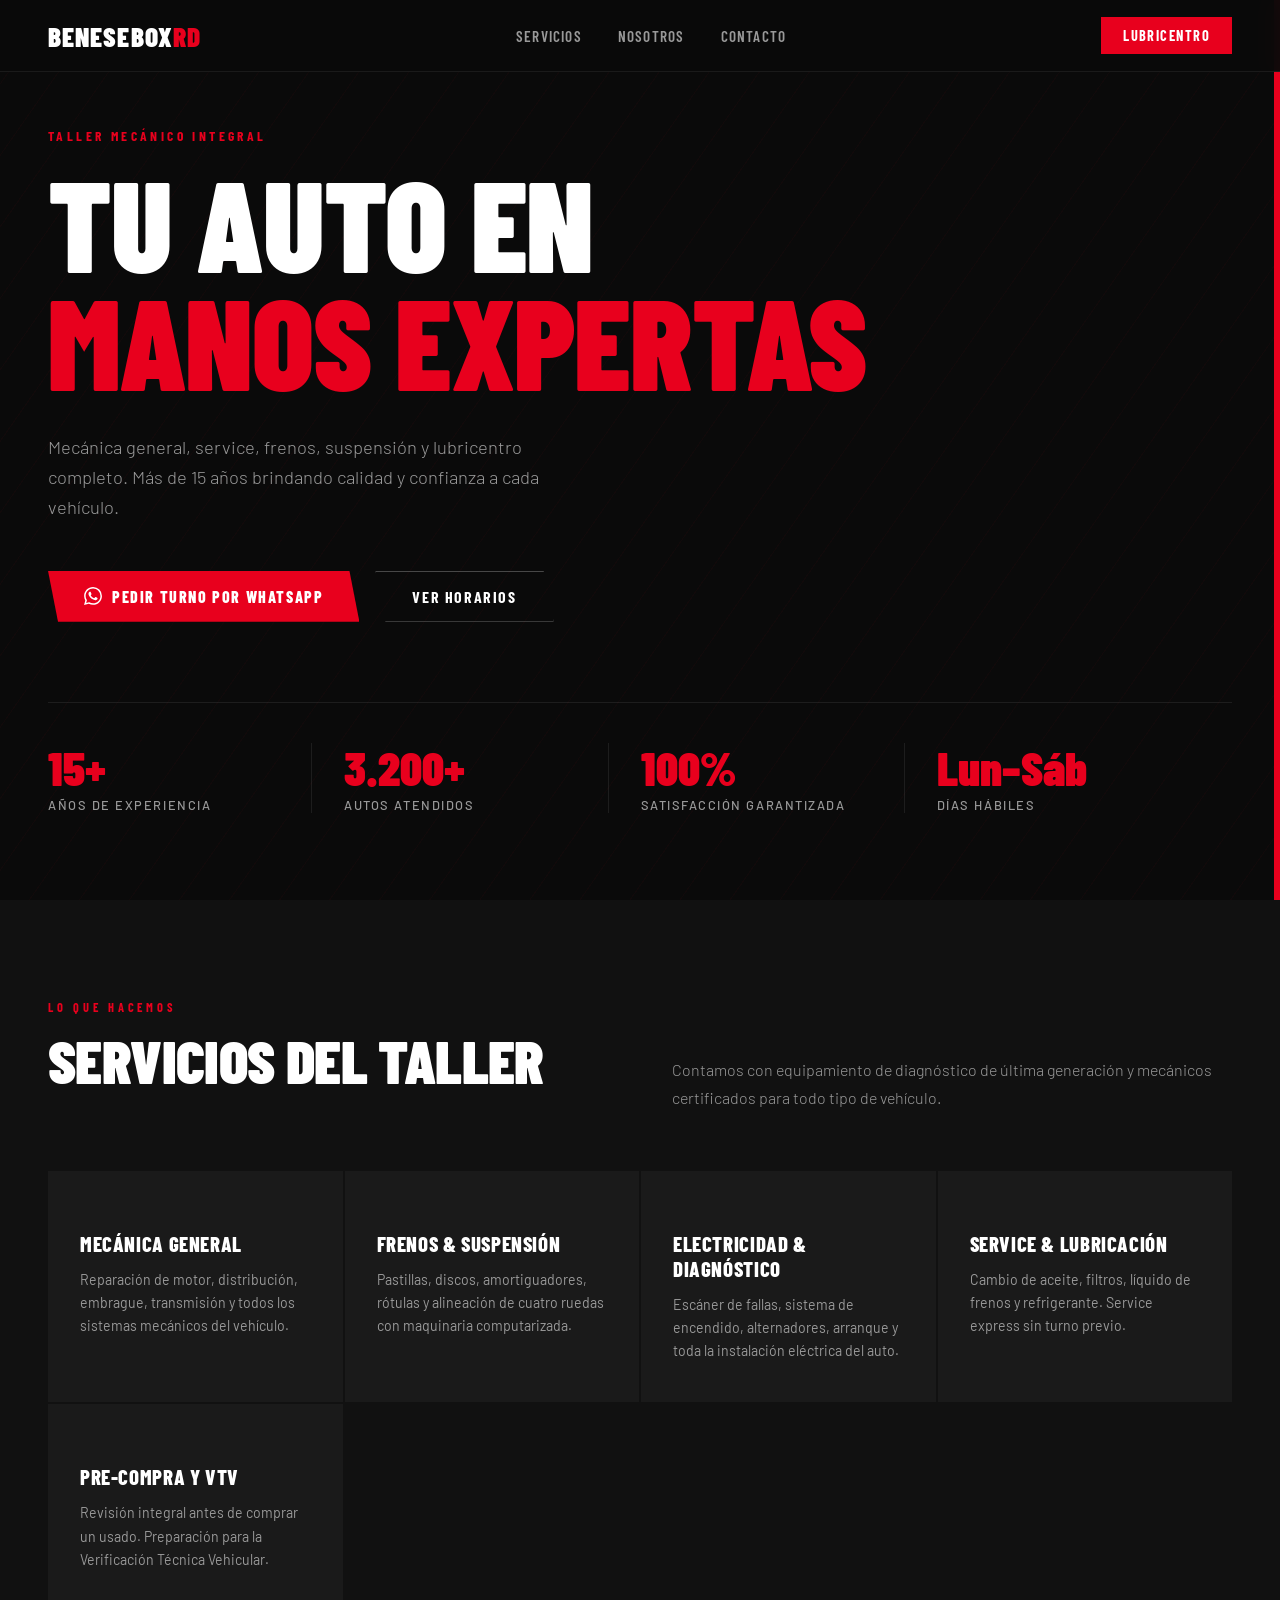
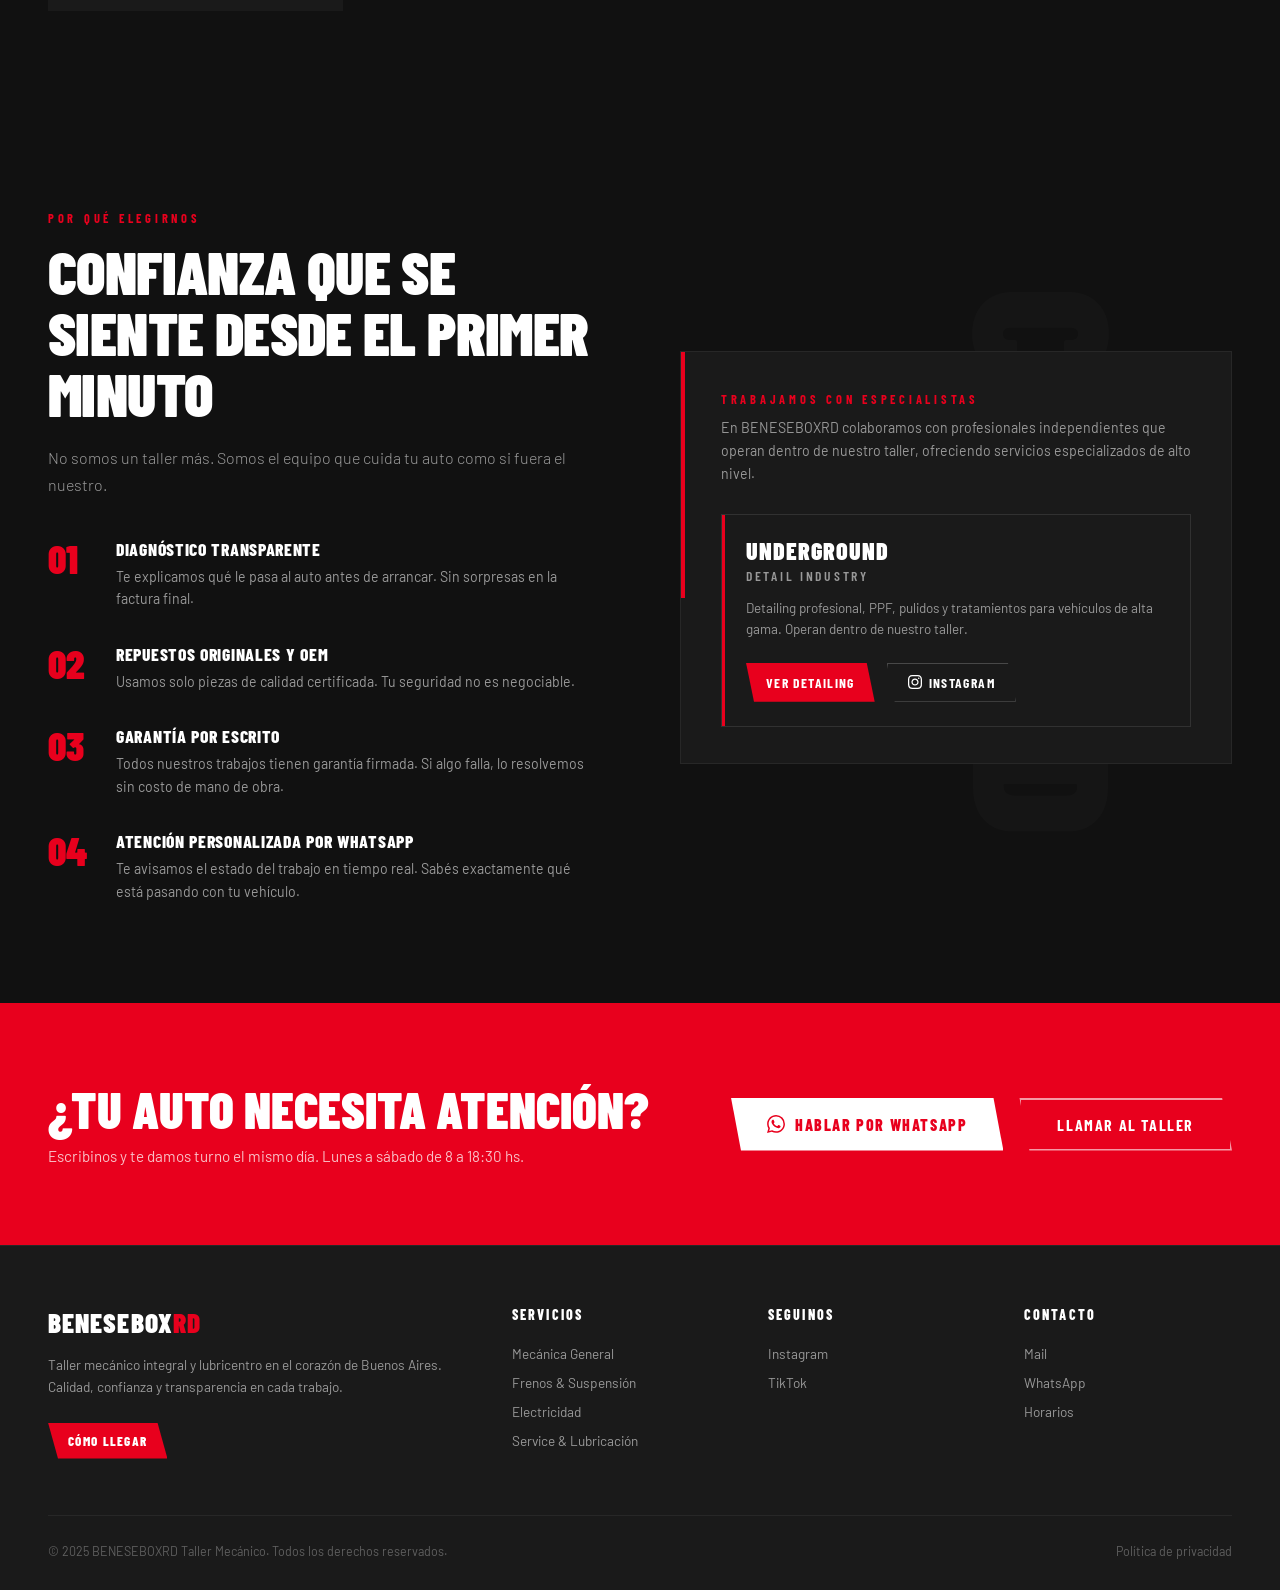
<file: Index.html>
<!DOCTYPE html>
<html lang="es">
<head>
  <meta charset="UTF-8" />
  <meta name="viewport" content="width=device-width, initial-scale=1.0" />
  <title>BENESEBOXRD - Taller Mecánico</title>
  <link rel="preconnect" href="https://fonts.googleapis.com" />
  <link rel="icon" type="image/png" href="assets/img/logos/logo.png">
  <link href="https://fonts.googleapis.com/css2?family=Barlow+Condensed:wght@400;600;700;800;900&family=Barlow:wght@300;400;500;600&display=swap" rel="stylesheet" />
  <link rel="stylesheet" href="CSS/variables.css">
  <link rel="stylesheet" href="CSS/components.css">
  <link rel="stylesheet" href="CSS/styles.css">
</head>
<body>
  <!-- NAV -->
  <nav>
    <a href="#" class="logo">BENESEBOX<span>RD</span></a>
    <ul class="nav-links">
      <li><a href="#servicios">Servicios</a></li>
      <li><a href="#nosotros">Nosotros</a></li>
      <li><a href="#contacto">Contacto</a></li>
    </ul>
    <a href="lubricentro.html" class="nav-cta">
      Lubricentro
    </a>
  </nav>

  <!-- HERO -->
  <section class="hero">
    <div class="hero-inner">
      <p class="hero-eyebrow">Taller Mecánico Integral</p>
      <h1>
        Tu auto en<br>
        <span class="line-red">manos expertas</span>
      </h1>
      <p class="hero-sub">
        Mecánica general, service, frenos, suspensión y lubricentro completo. Más de 15 años brindando calidad y confianza a cada vehículo.
      </p>
      <div class="hero-buttons">
        <a href="https://api.whatsapp.com/send/?phone=5491171561240&text=Hola%21+Necesito+turno+en+el+taller.&type=phone_number&app_absent=0" target="_blank" class="btn-primary">
          <svg width="18" height="18" viewBox="0 0 24 24" fill="currentColor"><path d="M17.472 14.382c-.297-.149-1.758-.867-2.03-.967-.273-.099-.471-.148-.67.15-.197.297-.767.966-.94 1.164-.173.199-.347.223-.644.075-.297-.15-1.255-.463-2.39-1.475-.883-.788-1.48-1.761-1.653-2.059-.173-.297-.018-.458.13-.606.134-.133.298-.347.446-.52.149-.174.198-.298.298-.497.099-.198.05-.371-.025-.52-.075-.149-.669-1.612-.916-2.207-.242-.579-.487-.5-.669-.51-.173-.008-.371-.01-.57-.01-.198 0-.52.074-.792.372-.272.297-1.04 1.016-1.04 2.479 0 1.462 1.065 2.875 1.213 3.074.149.198 2.096 3.2 5.077 4.487.709.306 1.262.489 1.694.625.712.227 1.36.195 1.871.118.571-.085 1.758-.719 2.006-1.413.248-.694.248-1.289.173-1.413-.074-.124-.272-.198-.57-.347m-5.421 7.403h-.004a9.87 9.87 0 01-5.031-1.378l-.361-.214-3.741.982.998-3.648-.235-.374a9.86 9.86 0 01-1.51-5.26c.001-5.45 4.436-9.884 9.888-9.884 2.64 0 5.122 1.03 6.988 2.898a9.825 9.825 0 012.893 6.994c-.003 5.45-4.437 9.884-9.885 9.884m8.413-18.297A11.815 11.815 0 0012.05 0C5.495 0 .16 5.335.157 11.892c0 2.096.547 4.142 1.588 5.945L.057 24l6.305-1.654a11.882 11.882 0 005.683 1.448h.005c6.554 0 11.89-5.335 11.893-11.893a11.821 11.821 0 00-3.48-8.413z"/></svg>
          Pedir turno por WhatsApp
        </a>
        <a href="#" onclick="document.getElementById('horarios-modal').classList.add('open'); return false;" class="btn-secondary">Ver horarios</a>
      </div>

      <div class="hero-stats">
        <div class="stat">
          <div class="stat-number">15+</div>
          <div class="stat-label">Años de experiencia</div>
        </div>
        <div class="stat">
          <div class="stat-number">3.200+</div>
          <div class="stat-label">Autos atendidos</div>
        </div>
        <div class="stat">
          <div class="stat-number">100%</div>
          <div class="stat-label">Satisfacción garantizada</div>
        </div>
        <div class="stat">
          <div class="stat-number">Lun–Sáb</div>
          <div class="stat-label">Días hábiles</div>
        </div>
      </div>
    </div>
  </section>

  <!-- SERVICIOS -->
  <section id="servicios">
    <div class="services-header">
      <div>
        <p class="section-label">Lo que hacemos</p>
        <h2 class="section-title">Servicios del Taller</h2>
      </div>
      <p class="section-desc">Contamos con equipamiento de diagnóstico de última generación y mecánicos certificados para todo tipo de vehículo.</p>
    </div>
    <div class="services-grid">
      <div class="service-card">
        <span class="service-icon"></span>
        <div class="service-name">Mecánica General</div>
        <p class="service-desc">Reparación de motor, distribución, embrague, transmisión y todos los sistemas mecánicos del vehículo.</p>
      </div>
      <div class="service-card">
        <span class="service-icon"></span>
        <div class="service-name">Frenos & Suspensión</div>
        <p class="service-desc">Pastillas, discos, amortiguadores, rótulas y alineación de cuatro ruedas con maquinaria computarizada.</p>
      </div>
      <div class="service-card">
        <span class="service-icon"></span>
        <div class="service-name">Electricidad & Diagnóstico</div>
        <p class="service-desc">Escáner de fallas, sistema de encendido, alternadores, arranque y toda la instalación eléctrica del auto.</p>
      </div>
      
      <div class="service-card">
        <span class="service-icon"></span>
        <div class="service-name">Service & Lubricación</div>
        <p class="service-desc">Cambio de aceite, filtros, líquido de frenos y refrigerante. Service express sin turno previo.</p>
      </div>
      <div class="service-card">
        <span class="service-icon"></span>
        <div class="service-name">Pre-Compra y VTV</div>
        <p class="service-desc">Revisión integral antes de comprar un usado. Preparación para la Verificación Técnica Vehicular.</p>
      </div>
    </div>
  </section>



  <!-- NOSOTROS -->
  <section id="nosotros">
    <div class="why-inner">
      <div>
        <p class="section-label">Por qué elegirnos</p>
        <h2 class="section-title">Confianza que se siente desde el primer minuto</h2>
        <p class="section-desc">No somos un taller más. Somos el equipo que cuida tu auto como si fuera el nuestro.</p>
        <div class="why-features">
          <div class="feature-row">
            <div class="feature-num">01</div>
            <div class="feature-text">
              <h4>Diagnóstico Transparente</h4>
              <p>Te explicamos qué le pasa al auto antes de arrancar. Sin sorpresas en la factura final.</p>
            </div>
          </div>
          <div class="feature-row">
            <div class="feature-num">02</div>
            <div class="feature-text">
              <h4>Repuestos Originales y OEM</h4>
              <p>Usamos solo piezas de calidad certificada. Tu seguridad no es negociable.</p>
            </div>
          </div>
          <div class="feature-row">
            <div class="feature-num">03</div>
            <div class="feature-text">
              <h4>Garantía por Escrito</h4>
              <p>Todos nuestros trabajos tienen garantía firmada. Si algo falla, lo resolvemos sin costo de mano de obra.</p>
            </div>
          </div>
          <div class="feature-row">
            <div class="feature-num">04</div>
            <div class="feature-text">
              <h4>Atención Personalizada por WhatsApp</h4>
              <p>Te avisamos el estado del trabajo en tiempo real. Sabés exactamente qué está pasando con tu vehículo.</p>
            </div>
          </div>
        </div>
      </div>
      <div class="why-visual" style="padding:40px 40px 36px;">
        <p class="section-label" style="margin-bottom:10px;">Trabajamos con especialistas</p>
        <p style="font-size:0.88rem; color:var(--gray-light); line-height:1.65; margin-bottom:28px;">
          En BENESEBOXRD colaboramos con profesionales independientes que operan dentro de nuestro taller, ofreciendo servicios especializados de alto nivel.
        </p>

        <!-- Underground card -->
        <div style="border:1px solid rgba(255,255,255,0.1); padding:24px; position:relative; overflow:hidden;">
          <div style="position:absolute; top:0; left:0; width:3px; height:100%; background:var(--red);"></div>
          <div style="font-family:'Barlow Condensed',sans-serif; font-weight:900; font-size:1.5rem; text-transform:uppercase; letter-spacing:0.04em; color:var(--white); line-height:1; margin-bottom:4px;">UNDERGROUND</div>
          <div style="font-family:'Barlow Condensed',sans-serif; font-weight:600; font-size:0.85rem; letter-spacing:0.2em; text-transform:uppercase; color:var(--gray-light); margin-bottom:14px;">Detail Industry</div>
          <p style="font-size:0.84rem; color:var(--gray-light); line-height:1.6; margin-bottom:22px;">Detailing profesional, PPF, pulidos y tratamientos para vehículos de alta gama. Operan dentro de nuestro taller.</p>
          <div style="display:flex; gap:12px; flex-wrap:wrap;">
            <button onclick="document.getElementById('underground-modal').style.display='flex'" style="background:var(--red); color:var(--white); border:none; padding:10px 20px; font-family:'Barlow Condensed',sans-serif; font-weight:700; font-size:0.85rem; letter-spacing:0.1em; text-transform:uppercase; cursor:pointer; transition:background 0.2s; clip-path:polygon(0 0, calc(100% - 8px) 0, 100% 100%, 8px 100%);">
              Ver detailing
            </button>
            <a href="https://www.instagram.com/undergroundetail?igsh=YjBzYnUzNGp2b2tl" target="_blank" style="background:transparent; color:var(--white); border:1px solid rgba(255,255,255,0.2); padding:10px 20px; font-family:'Barlow Condensed',sans-serif; font-weight:700; font-size:0.85rem; letter-spacing:0.1em; text-transform:uppercase; text-decoration:none; display:inline-flex; align-items:center; gap:7px; transition:border-color 0.2s; clip-path:polygon(0 0, calc(100% - 8px) 0, 100% 100%, 8px 100%);">
              <svg width="14" height="14" viewBox="0 0 24 24" fill="currentColor"><path d="M12 2.163c3.204 0 3.584.012 4.85.07 3.252.148 4.771 1.691 4.919 4.919.058 1.265.069 1.645.069 4.849 0 3.205-.012 3.584-.069 4.849-.149 3.225-1.664 4.771-4.919 4.919-1.266.058-1.644.07-4.85.07-3.204 0-3.584-.012-4.849-.07-3.26-.149-4.771-1.699-4.919-4.92-.058-1.265-.07-1.644-.07-4.849 0-3.204.013-3.583.07-4.849.149-3.227 1.664-4.771 4.919-4.919 1.266-.057 1.645-.069 4.849-.069zm0-2.163c-3.259 0-3.667.014-4.947.072-4.358.2-6.78 2.618-6.98 6.98-.059 1.281-.073 1.689-.073 4.948 0 3.259.014 3.668.072 4.948.2 4.358 2.618 6.78 6.98 6.98 1.281.058 1.689.072 4.948.072 3.259 0 3.668-.014 4.948-.072 4.354-.2 6.782-2.618 6.979-6.98.059-1.28.073-1.689.073-4.948 0-3.259-.014-3.667-.072-4.947-.196-4.354-2.617-6.78-6.979-6.98-1.281-.059-1.69-.073-4.949-.073zm0 5.838c-3.403 0-6.162 2.759-6.162 6.162s2.759 6.163 6.162 6.163 6.162-2.759 6.162-6.163c0-3.403-2.759-6.162-6.162-6.162zm0 10.162c-2.209 0-4-1.79-4-4 0-2.209 1.791-4 4-4s4 1.791 4 4c0 2.21-1.791 4-4 4zm6.406-11.845c-.796 0-1.441.645-1.441 1.44s.645 1.44 1.441 1.44c.795 0 1.439-.645 1.439-1.44s-.644-1.44-1.439-1.44z"/></svg>
              Instagram
            </a>
          </div>
        </div>
      </div>

      <!-- MODAL Underground -->
      <div id="underground-modal" onclick="if(event.target===this)this.style.display='none'" style="display:none; position:fixed; inset:0; background:rgba(0,0,0,0.85); z-index:9999; align-items:center; justify-content:center; padding:24px;">
        <div style="background:var(--dark2); border:1px solid rgba(255,255,255,0.1); max-width:480px; width:100%; position:relative; overflow:hidden;">
          <div style="position:absolute; top:0; left:0; right:0; height:3px; background:var(--red);"></div>
          <div style="padding:36px 36px 28px;">
            <button onclick="document.getElementById('underground-modal').style.display='none'" style="position:absolute; top:20px; right:20px; background:none; border:none; color:var(--gray-light); font-size:1.4rem; cursor:pointer; line-height:1;">✕</button>
            <div style="font-family:'Barlow Condensed',sans-serif; font-weight:900; font-size:2rem; text-transform:uppercase; letter-spacing:0.04em; color:var(--white); line-height:1;">UNDERGROUND</div>
            <div style="font-family:'Barlow Condensed',sans-serif; font-weight:600; font-size:0.8rem; letter-spacing:0.25em; text-transform:uppercase; color:var(--red); margin-bottom:24px; margin-top:2px;">Detail Industry</div>
            <p class="section-label" style="margin-bottom:16px;">Servicios disponibles</p>
            <ul style="list-style:none; display:flex; flex-direction:column; gap:10px; margin-bottom:28px;">
              <li style="display:flex; align-items:center; gap:10px; font-size:0.9rem; color:var(--white-soft); border-bottom:1px solid rgba(255,255,255,0.05); padding-bottom:10px;">
                <span style="color:var(--red); font-size:1rem;">▸</span> Taller de detallado integral
              </li>
              <li style="display:flex; align-items:center; gap:10px; font-size:0.9rem; color:var(--white-soft); border-bottom:1px solid rgba(255,255,255,0.05); padding-bottom:10px;">
                <span style="color:var(--red); font-size:1rem;">▸</span> Servicio de mantenimiento exclusivo
              </li>
              <li style="display:flex; align-items:center; gap:10px; font-size:0.9rem; color:var(--white-soft); border-bottom:1px solid rgba(255,255,255,0.05); padding-bottom:10px;">
                <span style="color:var(--red); font-size:1rem;">▸</span> Preparaciones para la venta
              </li>
              <li style="display:flex; align-items:center; gap:10px; font-size:0.9rem; color:var(--white-soft); border-bottom:1px solid rgba(255,255,255,0.05); padding-bottom:10px;">
                <span style="color:var(--red); font-size:1rem;">▸</span> Abrillantados, pulidos y tratamientos
              </li>
              <li style="display:flex; align-items:center; gap:10px; font-size:0.9rem; color:var(--white-soft); border-bottom:1px solid rgba(255,255,255,0.05); padding-bottom:10px;">
                <span style="color:var(--red); font-size:1rem;">▸</span> Colocación de PPF
              </li>
              <li style="display:flex; align-items:center; gap:10px; font-size:0.9rem; color:var(--white-soft);">
                <span style="color:var(--red); font-size:1rem;">▸</span> Reparación, pintura y diamantado de llantas
              </li>
          </div>
        </div>
      </div>
    </div>
  </section>

  <!-- CTA CONTACTO -->
  <section id="contacto">
    <div class="contact-inner">
      <div class="contact-text">
        <h2>¿Tu auto necesita atención?</h2>
        <p>Escribinos y te damos turno el mismo día. Lunes a sábado de 8 a 18:30 hs.</p>
      </div>
      <div class="contact-actions">
        <a href="https://wa.me/5491171561240?text=Hola!%20Necesito%20turno%20en%20el%20taller." target="_blank" class="btn-white">
          <svg width="18" height="18" viewBox="0 0 24 24" fill="currentColor"><path d="M17.472 14.382c-.297-.149-1.758-.867-2.03-.967-.273-.099-.471-.148-.67.15-.197.297-.767.966-.94 1.164-.173.199-.347.223-.644.075-.297-.15-1.255-.463-2.39-1.475-.883-.788-1.48-1.761-1.653-2.059-.173-.297-.018-.458.13-.606.134-.133.298-.347.446-.52.149-.174.198-.298.298-.497.099-.198.05-.371-.025-.52-.075-.149-.669-1.612-.916-2.207-.242-.579-.487-.5-.669-.51-.173-.008-.371-.01-.57-.01-.198 0-.52.074-.792.372-.272.297-1.04 1.016-1.04 2.479 0 1.462 1.065 2.875 1.213 3.074.149.198 2.096 3.2 5.077 4.487.709.306 1.262.489 1.694.625.712.227 1.36.195 1.871.118.571-.085 1.758-.719 2.006-1.413.248-.694.248-1.289.173-1.413-.074-.124-.272-.198-.57-.347m-5.421 7.403h-.004a9.87 9.87 0 01-5.031-1.378l-.361-.214-3.741.982.998-3.648-.235-.374a9.86 9.86 0 01-1.51-5.26c.001-5.45 4.436-9.884 9.888-9.884 2.64 0 5.122 1.03 6.988 2.898a9.825 9.825 0 012.893 6.994c-.003 5.45-4.437 9.884-9.885 9.884m8.413-18.297A11.815 11.815 0 0012.05 0C5.495 0 .16 5.335.157 11.892c0 2.096.547 4.142 1.588 5.945L.057 24l6.305-1.654a11.882 11.882 0 005.683 1.448h.005c6.554 0 11.89-5.335 11.893-11.893a11.821 11.821 0 00-3.48-8.413z"/></svg>
          Hablar por WhatsApp
        </a>
        <a href="tel:+5491171561240" class="btn-outline-white">
          Llamar al taller
        </a>
      </div>
    </div>
  </section>

  <!-- FOOTER -->
  <footer>
    <div class="footer-grid">
      <div class="footer-brand">
        <a href="#" class="logo">BENESEBOX<span>RD</span></a>
        <p>Taller mecánico integral y lubricentro en el corazón de Buenos Aires. Calidad, confianza y transparencia en cada trabajo.</p>
        <a href="https://www.google.com/maps/place/Av.+Constituyentes+834,+General+Pacheco" target="_blank" class="btn-primary" style="font-size:0.82rem; padding:10px 20px;">
          Cómo llegar
        </a>
      </div>
      <div class="footer-col">
        <h5>Servicios</h5>
        <ul>
          <li><a href="#servicios">Mecánica General</a></li>
          <li><a href="#servicios">Frenos & Suspensión</a></li>
          <li><a href="#servicios">Electricidad</a></li>
          <li><a href="#servicios">Service & Lubricación</a></li>
        </ul>
      </div>
      <div class="footer-col">
        <h5>Seguinos</h5>
        <ul>
           <li><a href="https://www.instagram.com/beneseboxrd" target="_blank">Instagram</a></li>
           <li><a href="https://www.tiktok.com/@beneseboxrd?_r=1&_t=ZS-960ANFKC2gT" target="_blank">TikTok</a></li>
        </ul>
      </div>
      <div class="footer-col">
        <h5>Contacto</h5>
        <ul>
          <li><a href="https://mail.google.com/mail/?view=cm&to=beneseboxrd@gmail.com" target="_blank">Mail</a></li>
          <li><a href="https://wa.me/5491171561240" target="_blank"> WhatsApp</a></li>
          <li><a href="#" onclick="document.getElementById('horarios-modal').classList.add('open'); return false;"> Horarios</a></li>
        </ul>
      </div>
    </div>
    <div class="footer-bottom">
      <p>© 2025 BENESEBOXRD Taller Mecánico. Todos los derechos reservados.</p>
      <a href="#">Política de privacidad</a>
    </div>
  </footer>
  <!-- MODAL: HORARIOS -->
<div id="horarios-modal" class="modal-overlay" onclick="if(event.target===this)this.classList.remove('open')">
  <div class="modal-box">
    <div class="modal-top-bar"></div>
    <div class="modal-inner">
      <button class="modal-close" onclick="document.getElementById('horarios-modal').classList.remove('open')">✕</button>
      <p class="section-label" style="margin-bottom:6px;">Taller BENESEBOXRD</p>
      <div style="font-family:'Barlow Condensed',sans-serif; font-weight:900; font-size:2rem; text-transform:uppercase; color:var(--white); line-height:1; margin-bottom:28px;">Horarios de atención</div>
      <table class="horario-table">
        <tr><td>Lunes <span class="badge-open">Abierto</span></td><td>08:00 – 18:30 hs</td></tr>
        <tr><td>Martes <span class="badge-open">Abierto</span></td><td>08:00 – 18:20 hs</td></tr>
        <tr><td>Miércoles <span class="badge-open">Abierto</span></td><td>08:00 – 18:30 hs</td></tr>
        <tr><td>Jueves <span class="badge-open">Abierto</span></td><td>08:00 – 18:30 hs</td></tr>
        <tr><td>Viernes <span class="badge-open">Abierto</span></td><td>08:00 – 18:30 hs</td></tr>
        <tr><td>Sábado <span class="badge-open">Abierto</span></td><td>08:00 – 13:00 hs</td></tr>
        <tr><td>Domingo <span class="badge-closed">Cerrado</span></td><td style="color:rgba(255,255,255,0.2);">—</td></tr>
      </table>
      <div class="horario-note">
        Para turnos fuera del horario o consultas urgentes, escribinos por WhatsApp.
      </div>
    </div>
  </div>
</div>
  <script>
  document.querySelectorAll('a[href="lubricentro.html"], a[href="index.html"]').forEach(link => {
    link.addEventListener('click', function(e) {
      e.preventDefault();
      const destino = this.href;
      document.body.style.opacity = '0';
      document.body.style.transition = 'opacity 0.1s ease';
      setTimeout(() => { window.location.href = destino; }, 400);
     });
    });
  </script>
</body>
</html>
</file>
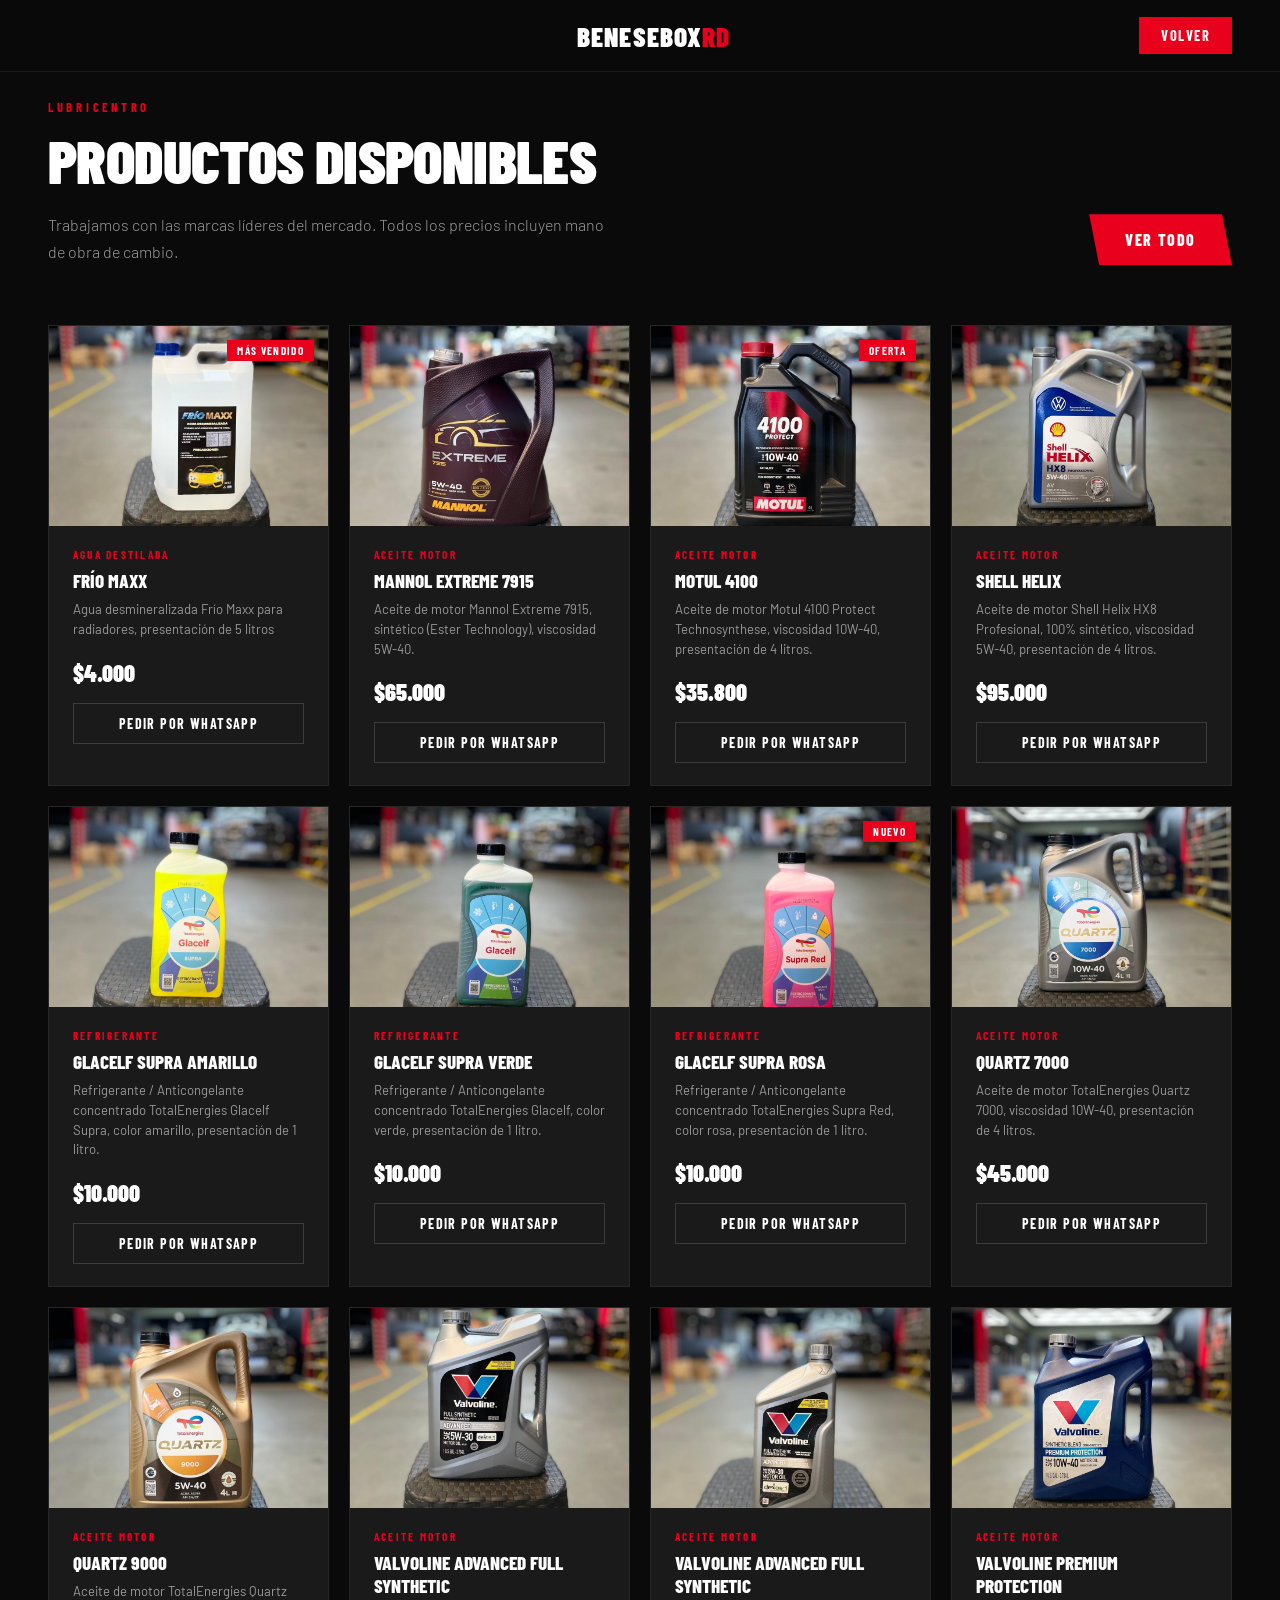
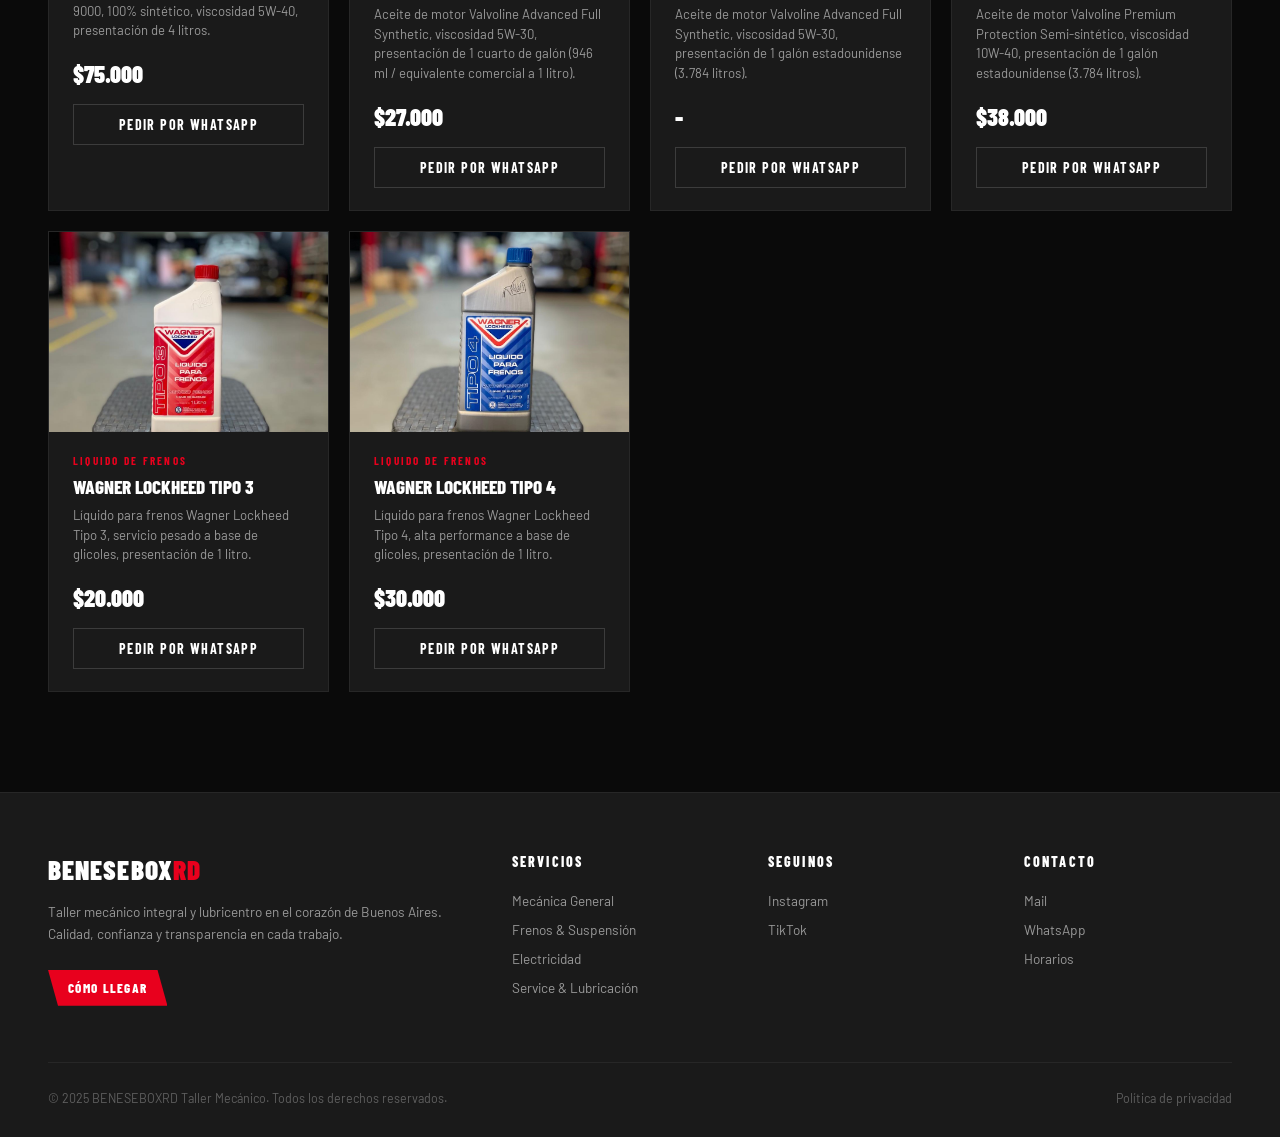
<file: lubricentro.html>
<!DOCTYPE html>
<html lang="es">
<head>
  <meta charset="UTF-8" />
  <meta name="viewport" content="width=device-width, initial-scale=1.0" />
  <title>BENESEBOXRD - Taller Mecánico</title>
  <link rel="preconnect" href="https://fonts.googleapis.com" />
  <link rel="icon" type="image/png" href="assets/img/logos/logo.png">
  <link href="https://fonts.googleapis.com/css2?family=Barlow+Condensed:wght@400;600;700;800;900&family=Barlow:wght@300;400;500;600&display=swap" rel="stylesheet" />
  <link rel="stylesheet" href="CSS/variables.css">
  <link rel="stylesheet" href="CSS/components.css">
  <link rel="stylesheet" href="CSS/styles.css">
</head>
<body>

  <!-- NAV -->
  <nav style="justify-content: space-between;">
  <div style="width: 120px;"></div>
  <a href="index.html" class="logo">BENESEBOX<span>RD</span></a>
  <a href="index.html" class="nav-cta">Volver</a>
  </nav>

  
  <!-- PRODUCTOS LUBRICENTRO -->
  <section id="productos">
    <div class="products-header">
      <div>
        <p class="section-label">Lubricentro</p>
        <h2 class="section-title">Productos Disponibles</h2>
        <p class="section-desc">Trabajamos con las marcas líderes del mercado. Todos los precios incluyen mano de obra de cambio.</p>
      </div>
      <a href="assets/catalogo.pdf" target="_blank" class="btn-primary">Ver Todo</a>
    </div>

    <div class="products-grid">

      <div class="product-card">
        <div class="product-badge">Más vendido</div>
        <img src="assets/img/productos/frio-maxx-agua-desmineralizada-5l.jpg" alt="Frío Maxx" class="product-img">
        <div class="product-body">
          <div class="product-category">Agua Destilada</div>
          <div class="product-name"> Frío Maxx</div>
          <p class="product-detail">Agua desmineralizada Frío Maxx para radiadores, presentación de 5 litros</p>
          <div class="product-price">$4.000 </div>
          <a href="https://wa.me/5491171561240?text=Hola!%20Quiero%20el%20Mobil%20Frío Maxx%205W-30." target="_blank" class="product-btn">Pedir por WhatsApp</a>
        </div>
      </div>
 
      <div class="product-card">
        <img src="assets/img/productos/mannol-extreme-5w40.jpg" alt="Mannol Extreme 7915" class="product-img">
        <div class="product-body">
          <div class="product-category">Aceite Motor</div>
          <div class="product-name">Mannol Extreme 7915</div>
          <p class="product-detail">Aceite de motor Mannol Extreme 7915, sintético (Ester Technology), viscosidad 5W-40.</p>
          <div class="product-price">$65.000 </div>
          <a href="https://wa.me/5491171561240?text=Hola!%20Quiero%20el%20Mannol%20Extreme%207915%205W-40." target="_blank" class="product-btn">Pedir por WhatsApp</a>
        </div>
      </div>

      <div class="product-card">
        <div class="product-badge">Oferta</div>
        <img src="assets/img/productos/motul-4100-protect-10w40-4l.jpg" alt="Motul 4100" class="product-img">
        <div class="product-body">
          <div class="product-category">Aceite Motor</div>
          <div class="product-name">Motul 4100</div>
          <p class="product-detail">Aceite de motor Motul 4100 Protect Technosynthese, viscosidad 10W-40, presentación de 4 litros.</p>
          <div class="product-price">$35.800 </div>
          <a href="https://wa.me/5491171561240?text=Hola!%20Quiero%20el%20Motul%204100%2010W-40." target="_blank" class="product-btn">Pedir por WhatsApp</a>
        </div>
      </div>

      <div class="product-card">
        <img src="assets/img/productos/shell-helix-hx8-5w40-4l.jpg" alt="Shell Helix" class="product-img">
        <div class="product-body">
          <div class="product-category">Aceite Motor</div>
          <div class="product-name">Shell Helix</div>
          <p class="product-detail">Aceite de motor Shell Helix HX8 Profesional, 100% sintético, viscosidad 5W-40, presentación de 4 litros.</p>
          <div class="product-price">$95.000 </div>
          <a href="https://wa.me/5491171561240?text=Hola!%20Quiero%20Shell%20Helix%205W-40." target="_blank" class="product-btn">Pedir por WhatsApp</a>
        </div>
      </div>

      <div class="product-card">
        <img src="assets/img/productos/total-glacelf-supra-amarillo-1l.jpg" alt="Glacelf Supra Amarillo" class="product-img">
        <div class="product-body">
          <div class="product-category">Refrigerante</div>
          <div class="product-name">Glacelf Supra Amarillo</div>
          <p class="product-detail">Refrigerante / Anticongelante concentrado TotalEnergies Glacelf Supra, color amarillo, presentación de 1 litro.</p>
          <div class="product-price">$10.000 </div>
          <a href="https://wa.me/5491171561240?text=Hola!%20Quiero%20Glacelf%20Supra%20Amarillo." target="_blank" class="product-btn">Pedir por WhatsApp</a>
        </div>
      </div>

      <div class="product-card">
        <img src="assets/img/productos/total-glacelf-verde-1l.jpg" alt="Glacelf Supra Verde" class="product-img">
        <div class="product-body">
          <div class="product-category">Refrigerante</div>
          <div class="product-name">Glacelf Supra Verde</div>
          <p class="product-detail">Refrigerante / Anticongelante concentrado TotalEnergies Glacelf, color verde, presentación de 1 litro.</p>
          <div class="product-price">$10.000</div>
          <a href="https://wa.me/5491171561240?text=Hola!%20Quiero%20Glacelf%20Supra%20Verde." target="_blank" class="product-btn">Pedir por WhatsApp</a>
        </div>
      </div>

      <div class="product-card">
        <div class="product-badge">Nuevo</div>
        <img src="assets/img/productos/total-supra-red-rosa-1l.jpg" alt="Glacelf Supra Rosa" class="product-img">
        <div class="product-body">
          <div class="product-category">Refrigerante</div>
          <div class="product-name">Glacelf Supra Rosa</div>
          <p class="product-detail">Refrigerante / Anticongelante concentrado TotalEnergies Supra Red, color rosa, presentación de 1 litro.</p>
          <div class="product-price">$10.000 </div>
          <a href="https://wa.me/5491171561240?text=Hola!%20Quiero%20Glacelf%20Supra%20Rosa." target="_blank" class="product-btn">Pedir por WhatsApp</a>
        </div>
      </div>

      <div class="product-card">
        <img src="assets/img/productos/total-quartz-7000-10w40-4l.jpg" alt="Quartz 7000" class="product-img">
        <div class="product-body">
          <div class="product-category">Aceite Motor</div>
          <div class="product-name">Quartz 7000</div>
          <p class="product-detail">Aceite de motor TotalEnergies Quartz 7000, viscosidad 10W-40, presentación de 4 litros.</p>
          <div class="product-price">$45.000 </div>
          <a href="https://wa.me/5491171561240?text=Hola!%20Quiero%20el%20Quartz%207000." target="_blank" class="product-btn">Pedir por WhatsApp</a>
        </div>
      </div>

      <div class="product-card">
        <img src="assets/img/productos/total-quartz-9000-5w40-4l.jpg" alt="Quartz 9000" class="product-img">
        <div class="product-body">
          <div class="product-category">Aceite Motor</div>
          <div class="product-name">Quartz 9000</div>
          <p class="product-detail">Aceite de motor TotalEnergies Quartz 9000, 100% sintético, viscosidad 5W-40, presentación de 4 litros.</p>
          <div class="product-price">$75.000 </div>
          <a href="https://wa.me/5491171561240?text=Hola!%20Quiero%20el%20Quartz%209000." target="_blank" class="product-btn">Pedir por WhatsApp</a>
        </div>
      </div>

      <div class="product-card">
        <img src="assets/img/productos/valvoline-advanced-5w30-1l.jpg" alt="Valvoline Advanced Full Synthetic" class="product-img">
        <div class="product-body">
          <div class="product-category">Aceite Motor</div>
          <div class="product-name">Valvoline Advanced Full Synthetic</div>
          <p class="product-detail">Aceite de motor Valvoline Advanced Full Synthetic, viscosidad 5W-30, presentación de 1 cuarto de galón (946 ml / equivalente comercial a 1 litro).</p>
          <div class="product-price">$27.000 </div>
          <a href="https://wa.me/5491171561240?text=Hola!%20Quiero%20el%20Valvoline Advanced Full Synthetic." target="_blank" class="product-btn">Pedir por WhatsApp</a>
        </div>
      </div>

      <div class="product-card">
        <img src="assets/img/productos/valvoline-advanced-5w30-galon.jpg" alt="Valvoline Advanced Full Synthetic" class="product-img">
        <div class="product-body">
          <div class="product-category">Aceite Motor</div>
          <div class="product-name">Valvoline Advanced Full Synthetic</div>
          <p class="product-detail">Aceite de motor Valvoline Advanced Full Synthetic, viscosidad 5W-30, presentación de 1 galón estadounidense (3.784 litros).</p>
          <div class="product-price">-</div>
          <a href="https://wa.me/5491171561240?text=Hola!%20Quiero%20el%20Valvoline Advanced Full Synthetic." target="_blank" class="product-btn">Pedir por WhatsApp</a>
        </div>
      </div>

      <div class="product-card">
        <img src="assets/img/productos/valvoline-premium-protection-10w40-galon.jpg" alt="Valvoline Premium Protection" class="product-img">
        <div class="product-body">
          <div class="product-category">Aceite Motor</div>
          <div class="product-name">Valvoline Premium Protection</div>
          <p class="product-detail">Aceite de motor Valvoline Premium Protection Semi-sintético, viscosidad 10W-40, presentación de 1 galón estadounidense (3.784 litros).</p>
          <div class="product-price">$38.000</div>
          <a href="https://wa.me/5491171561240?text=Hola!%20Quiero%20el%20Valvoline Premium Protection." target="_blank" class="product-btn">Pedir por WhatsApp</a>
        </div>
      </div>

       <div class="product-card">
        <img src="assets/img/productos/wagner-lockheed-tipo3-1l.jpg" alt="Wagner Lockheed Tipo 3" class="product-img">
        <div class="product-body">
          <div class="product-category">Liquido de Frenos</div>
          <div class="product-name">Wagner Lockheed Tipo 3</div>
          <p class="product-detail">Líquido para frenos Wagner Lockheed Tipo 3, servicio pesado a base de glicoles, presentación de 1 litro.</p>
          <div class="product-price">$20.000</div>
          <a href="https://wa.me/5491171561240?text=Hola!%20Quiero%20el%20Wagner Lockheed Tipo 3." target="_blank" class="product-btn">Pedir por WhatsApp</a>
        </div>
      </div>

      <div class="product-card">
        <img src="assets/img/productos/wagner-lockheed-tipo4-1l.jpg" alt="Wagner Lockheed Tipo 4" class="product-img">
        <div class="product-body">
          <div class="product-category">Liquido de Frenos</div>
          <div class="product-name">Wagner Lockheed Tipo 4</div>
          <p class="product-detail">Líquido para frenos Wagner Lockheed Tipo 4, alta performance a base de glicoles, presentación de 1 litro.</p>
          <div class="product-price">$30.000</div>
          <a href="https://wa.me/5491171561240?text=Hola!%20Quiero%20el%20Wagner Lockheed Tipo 4." target="_blank" class="product-btn">Pedir por WhatsApp</a>
        </div>
      </div>

    </div>
  </section>




      <!-- MODAL Underground -->
      <div id="underground-modal" onclick="if(event.target===this)this.style.display='none'" style="display:none; position:fixed; inset:0; background:rgba(0,0,0,0.85); z-index:9999; align-items:center; justify-content:center; padding:24px;">
        <div style="background:var(--dark2); border:1px solid rgba(255,255,255,0.1); max-width:480px; width:100%; position:relative; overflow:hidden;">
          <div style="position:absolute; top:0; left:0; right:0; height:3px; background:var(--red);"></div>
          <div style="padding:36px 36px 28px;">
            <button onclick="document.getElementById('underground-modal').style.display='none'" style="position:absolute; top:20px; right:20px; background:none; border:none; color:var(--gray-light); font-size:1.4rem; cursor:pointer; line-height:1;">✕</button>
            <div style="font-family:'Barlow Condensed',sans-serif; font-weight:900; font-size:2rem; text-transform:uppercase; letter-spacing:0.04em; color:var(--white); line-height:1;">UNDERGROUND</div>
            <div style="font-family:'Barlow Condensed',sans-serif; font-weight:600; font-size:0.8rem; letter-spacing:0.25em; text-transform:uppercase; color:var(--red); margin-bottom:24px; margin-top:2px;">Detail Industry</div>
            <p class="section-label" style="margin-bottom:16px;">Servicios disponibles</p>
            <ul style="list-style:none; display:flex; flex-direction:column; gap:10px; margin-bottom:28px;">
              <li style="display:flex; align-items:center; gap:10px; font-size:0.9rem; color:var(--white-soft); border-bottom:1px solid rgba(255,255,255,0.05); padding-bottom:10px;">
                <span style="color:var(--red); font-size:1rem;">▸</span> Taller de detallado integral
              </li>
              <li style="display:flex; align-items:center; gap:10px; font-size:0.9rem; color:var(--white-soft); border-bottom:1px solid rgba(255,255,255,0.05); padding-bottom:10px;">
                <span style="color:var(--red); font-size:1rem;">▸</span> Servicio de mantenimiento exclusivo
              </li>
              <li style="display:flex; align-items:center; gap:10px; font-size:0.9rem; color:var(--white-soft); border-bottom:1px solid rgba(255,255,255,0.05); padding-bottom:10px;">
                <span style="color:var(--red); font-size:1rem;">▸</span> Preparaciones para la venta
              </li>
              <li style="display:flex; align-items:center; gap:10px; font-size:0.9rem; color:var(--white-soft); border-bottom:1px solid rgba(255,255,255,0.05); padding-bottom:10px;">
                <span style="color:var(--red); font-size:1rem;">▸</span> Abrillantados, pulidos y tratamientos
              </li>
              <li style="display:flex; align-items:center; gap:10px; font-size:0.9rem; color:var(--white-soft); border-bottom:1px solid rgba(255,255,255,0.05); padding-bottom:10px;">
                <span style="color:var(--red); font-size:1rem;">▸</span> Colocación de PPF
              </li>
              <li style="display:flex; align-items:center; gap:10px; font-size:0.9rem; color:var(--white-soft);">
                <span style="color:var(--red); font-size:1rem;">▸</span> Reparación, pintura y diamantado de llantas
              </li>
          </div>
        </div>
      </div>
    </div>
  </section>


  <!-- FOOTER -->
  <footer>
    <div class="footer-grid">
      <div class="footer-brand">
        <a href="#" class="logo">BENESEBOX<span>RD</span></a>
        <p>Taller mecánico integral y lubricentro en el corazón de Buenos Aires. Calidad, confianza y transparencia en cada trabajo.</p>
        <a href="https://www.google.com/maps/place/Av.+Constituyentes+834,+General+Pacheco" target="_blank" class="btn-primary" style="font-size:0.82rem; padding:10px 20px;">
          Cómo llegar
        </a>
      </div>
      <div class="footer-col">
        <h5>Servicios</h5>
        <ul>
          <li><a href="#servicios">Mecánica General</a></li>
          <li><a href="#servicios">Frenos & Suspensión</a></li>
          <li><a href="#servicios">Electricidad</a></li>
          <li><a href="#servicios">Service & Lubricación</a></li>
        </ul>
      </div>
      <div class="footer-col">
        <h5>Seguinos</h5>
        <ul>
           <li><a href="https://www.instagram.com/beneseboxrd" target="_blank">Instagram</a></li>
           <li><a href="https://www.tiktok.com/@beneseboxrd?_r=1&_t=ZS-960ANFKC2gT" target="_blank">TikTok</a></li>
        </ul>
      </div>
      <div class="footer-col">
        <h5>Contacto</h5>
        <ul>
          <li><a href="https://mail.google.com/mail/?view=cm&to=beneseboxrd@gmail.com" target="_blank">Mail</a></li>
          <li><a href="https://wa.me/5491171561240" target="_blank"> WhatsApp</a></li>
          <li><a href="#" onclick="document.getElementById('horarios-modal').classList.add('open'); return false;"> Horarios</a></li>
        </ul>
      </div>
    </div>
    <div class="footer-bottom">
      <p>© 2025 BENESEBOXRD Taller Mecánico. Todos los derechos reservados.</p>
      <a href="#">Política de privacidad</a>
    </div>
  </footer>
  <!-- MODAL: HORARIOS -->
<div id="horarios-modal" class="modal-overlay" onclick="if(event.target===this)this.classList.remove('open')">
  <div class="modal-box">
    <div class="modal-top-bar"></div>
    <div class="modal-inner">
      <button class="modal-close" onclick="document.getElementById('horarios-modal').classList.remove('open')">✕</button>
      <p class="section-label" style="margin-bottom:6px;">Taller BENESEBOXRD</p>
      <div style="font-family:'Barlow Condensed',sans-serif; font-weight:900; font-size:2rem; text-transform:uppercase; color:var(--white); line-height:1; margin-bottom:28px;">Horarios de atención</div>
      <table class="horario-table">
        <tr><td>Lunes <span class="badge-open">Abierto</span></td><td>08:00 – 18:30 hs</td></tr>
        <tr><td>Martes <span class="badge-open">Abierto</span></td><td>08:00 – 18:20 hs</td></tr>
        <tr><td>Miércoles <span class="badge-open">Abierto</span></td><td>08:00 – 18:30 hs</td></tr>
        <tr><td>Jueves <span class="badge-open">Abierto</span></td><td>08:00 – 18:30 hs</td></tr>
        <tr><td>Viernes <span class="badge-open">Abierto</span></td><td>08:00 – 18:30 hs</td></tr>
        <tr><td>Sábado <span class="badge-open">Abierto</span></td><td>08:00 – 13:00 hs</td></tr>
        <tr><td>Domingo <span class="badge-closed">Cerrado</span></td><td style="color:rgba(255,255,255,0.2);">—</td></tr>
      </table>
      <div class="horario-note">
        Para turnos fuera del horario o consultas urgentes, escribinos por WhatsApp.
      </div>
    </div>
  </div>
</div>
  <script>
  document.querySelectorAll('a[href="lubricentro.html"], a[href="index.html"]').forEach(link => {
    link.addEventListener('click', function(e) {
      e.preventDefault();
      const destino = this.href;
      document.body.style.opacity = '0';
      document.body.style.transition = 'opacity 0.1s ease';
      setTimeout(() => { window.location.href = destino; }, 400);
      });
    });
  </script>
</body>
</html>
</file>
<file: CSS/variables.css>
:root {
  --red: #e8001d;
  --red-dark: #b8001a;
  --black: #0a0a0a;
  --dark: #111111;
  --dark2: #1a1a1a;
  --gray: #2a2a2a;
  --gray-mid: #555;
  --gray-light: #999;
  --white: #ffffff;
  --white-soft: #f0f0f0;
}

*, *::before, *::after { box-sizing: border-box; margin: 0; padding: 0; }

html { scroll-behavior: smooth; }

body {
  font-family: 'Barlow', sans-serif;
  background: var(--black);
  color: var(--white);
  overflow-x: hidden;
}
</file>
<file: CSS/components.css>
/* ── NAV ── */
nav {
  position: fixed;
  top: 0; left: 0; right: 0;
  z-index: 100;
  display: flex;
  align-items: center;
  justify-content: space-between;
  padding: 0 48px;
  height: 72px;
  background: rgba(10,10,10,0.95);
  border-bottom: 1px solid rgba(255,255,255,0.07);
  backdrop-filter: blur(10px);
}

.logo {
  font-family: 'Barlow Condensed', sans-serif;
  font-weight: 900;
  font-size: 1.7rem;
  letter-spacing: 0.04em;
  text-transform: uppercase;
  color: var(--white);
  text-decoration: none;
}
.logo span { color: var(--red); }

.nav-links {
  display: flex;
  gap: 36px;
  list-style: none;
}
.nav-links a {
  font-family: 'Barlow Condensed', sans-serif;
  font-size: 0.95rem;
  font-weight: 600;
  letter-spacing: 0.08em;
  text-transform: uppercase;
  color: var(--gray-light);
  text-decoration: none;
  transition: color 0.2s;
}
.nav-links a:hover { color: var(--white); }

.nav-cta {
  background: var(--red);
  color: var(--white) !important;
  padding: 10px 22px;
  font-family: 'Barlow Condensed', sans-serif;
  font-weight: 700;
  font-size: 0.9rem;
  letter-spacing: 0.1em;
  text-transform: uppercase;
  text-decoration: none;
  display: inline-flex;
  align-items: center;
  gap: 8px;
  transition: background 0.2s, transform 0.15s;
}
.nav-cta:hover { background: var(--red-dark); transform: translateY(-1px); }

/* ── BOTONES ── */
.btn-primary {
  background: var(--red);
  color: var(--white);
  padding: 16px 36px;
  font-family: 'Barlow Condensed', sans-serif;
  font-weight: 800;
  font-size: 1rem;
  letter-spacing: 0.1em;
  text-transform: uppercase;
  text-decoration: none;
  display: inline-flex;
  align-items: center;
  gap: 10px;
  transition: background 0.2s, transform 0.15s;
  clip-path: polygon(0 0, calc(100% - 10px) 0, 100% 100%, 10px 100%);
}
.btn-primary:hover { background: var(--red-dark); transform: translateY(-2px); }

.btn-secondary {
  background: transparent;
  color: var(--white);
  padding: 15px 36px;
  border: 1.5px solid rgba(255,255,255,0.25);
  font-family: 'Barlow Condensed', sans-serif;
  font-weight: 700;
  font-size: 1rem;
  letter-spacing: 0.1em;
  text-transform: uppercase;
  text-decoration: none;
  display: inline-flex;
  align-items: center;
  gap: 10px;
  transition: border-color 0.2s, color 0.2s;
  clip-path: polygon(0 0, calc(100% - 10px) 0, 100% 100%, 10px 100%);
}
.btn-secondary:hover { border-color: var(--white); }

.btn-white {
  background: var(--white);
  color: var(--red);
  padding: 16px 36px;
  font-family: 'Barlow Condensed', sans-serif;
  font-weight: 800;
  font-size: 1rem;
  letter-spacing: 0.1em;
  text-transform: uppercase;
  text-decoration: none;
  display: inline-flex;
  align-items: center;
  gap: 10px;
  transition: background 0.2s, transform 0.15s;
  clip-path: polygon(0 0, calc(100% - 10px) 0, 100% 100%, 10px 100%);
}
.btn-white:hover { background: var(--white-soft); transform: translateY(-2px); }

.btn-outline-white {
  background: transparent;
  color: var(--white);
  padding: 15px 36px;
  border: 2px solid rgba(255,255,255,0.6);
  font-family: 'Barlow Condensed', sans-serif;
  font-weight: 700;
  font-size: 1rem;
  letter-spacing: 0.1em;
  text-transform: uppercase;
  text-decoration: none;
  display: inline-flex;
  align-items: center;
  gap: 10px;
  transition: border-color 0.2s;
  clip-path: polygon(0 0, calc(100% - 10px) 0, 100% 100%, 10px 100%);
}
.btn-outline-white:hover { border-color: var(--white); }

/* ── MODAL BASE ── */
.modal-overlay {
  display: none; position: fixed; inset: 0;
  background: rgba(0,0,0,0.85); z-index: 9999;
  align-items: center; justify-content: center; padding: 24px;
}
.modal-overlay.open { display: flex; }

.modal-box {
  background: var(--dark2); border: 1px solid rgba(255,255,255,0.1);
  max-width: 480px; width: 100%; position: relative; overflow: hidden;
}
.modal-top-bar { position: absolute; top: 0; left: 0; right: 0; height: 3px; background: var(--red); }
.modal-inner { padding: 40px 36px 36px; }
.modal-close {
  position: absolute; top: 18px; right: 18px;
  background: none; border: none; color: var(--gray-light);
  font-size: 1.4rem; cursor: pointer; line-height: 1; transition: color 0.2s;
}
.modal-close:hover { color: var(--white); }

/* ── MODAL HORARIOS ── */
.horario-table { width: 100%; border-collapse: collapse; margin-top: 8px; }
.horario-table tr { border-bottom: 1px solid rgba(255,255,255,0.05); }
.horario-table tr:last-child { border-bottom: none; }
.horario-table td { padding: 12px 0; font-size: 0.9rem; vertical-align: middle; }
.horario-table td:first-child {
  color: var(--white); font-family: 'Barlow Condensed', sans-serif;
  font-weight: 700; font-size: 1rem; text-transform: uppercase; letter-spacing: 0.06em;
}
.horario-table td:last-child { color: var(--gray-light); text-align: right; }

.badge-open {
  display: inline-block; background: rgba(232,0,29,0.15); color: var(--red);
  font-family: 'Barlow Condensed', sans-serif; font-weight: 700; font-size: 0.65rem;
  letter-spacing: 0.15em; text-transform: uppercase; padding: 2px 8px;
  margin-left: 8px; vertical-align: middle;
}
.badge-closed {
  display: inline-block; background: rgba(255,255,255,0.06); color: var(--gray-light);
  font-family: 'Barlow Condensed', sans-serif; font-weight: 700; font-size: 0.65rem;
  letter-spacing: 0.15em; text-transform: uppercase; padding: 2px 8px;
  margin-left: 8px; vertical-align: middle;
}
.horario-note {
  margin-top: 20px; padding: 14px 16px;
  background: rgba(232,0,29,0.07); border-left: 3px solid var(--red);
  font-size: 0.82rem; color: var(--gray-light); line-height: 1.6;
}

/* ── ANIMACIONES ── */
@keyframes fadeUp {
  from { opacity: 0; transform: translateY(30px); }
  to   { opacity: 1; transform: translateY(0); }
}
@keyframes pulse-ring {
  0%   { transform: scale(0.9); opacity: 1; }
  100% { transform: scale(1.4); opacity: 0; }
}

.hero-eyebrow { animation: fadeUp 0.6s ease both; }
.hero h1      { animation: fadeUp 0.6s 0.1s ease both; }
.hero-sub     { animation: fadeUp 0.6s 0.2s ease both; }
.hero-buttons { animation: fadeUp 0.6s 0.3s ease both; }
.hero-stats   { animation: fadeUp 0.6s 0.4s ease both; }
</file>
<file: CSS/styles.css>
/* ── SECCIONES COMPARTIDAS ── */
section { padding: 100px 48px; }

.section-label {
  font-family: 'Barlow Condensed', sans-serif;
  font-size: 0.78rem;
  font-weight: 700;
  letter-spacing: 0.3em;
  text-transform: uppercase;
  color: var(--red);
  margin-bottom: 16px;
}

.section-title {
  font-family: 'Barlow Condensed', sans-serif;
  font-weight: 900;
  font-size: clamp(2.2rem, 5vw, 3.8rem);
  text-transform: uppercase;
  line-height: 1;
  letter-spacing: -0.01em;
  color: var(--white);
  margin-bottom: 20px;
}

.section-desc {
  color: var(--gray-light);
  font-size: 1rem;
  line-height: 1.7;
  max-width: 560px;
  font-weight: 300;
}

/* ── HERO ── */
.hero {
  min-height: 100vh;
  display: flex;
  flex-direction: column;
  justify-content: center;
  position: relative;
  overflow: hidden;
  padding: 120px 48px 80px;
  background: var(--black);
}
.hero::before {
  content: '';
  position: absolute;
  inset: 0;
  background: repeating-linear-gradient(
    -55deg,
    transparent,
    transparent 40px,
    rgba(232,0,29,0.03) 40px,
    rgba(232,0,29,0.03) 41px
  );
}
.hero::after {
  content: '';
  position: absolute;
  right: 0; top: 0; bottom: 0;
  width: 6px;
  background: var(--red);
}
.hero-inner {
  position: relative;
  z-index: 2;
  max-width: 1200px;
}
.hero-eyebrow {
  font-family: 'Barlow Condensed', sans-serif;
  font-size: 0.85rem;
  font-weight: 700;
  letter-spacing: 0.25em;
  text-transform: uppercase;
  color: var(--red);
  margin-bottom: 20px;
  display: flex;
  align-items: center;
  gap: 12px;
}

.hero h1 {
  font-family: 'Barlow Condensed', sans-serif;
  font-weight: 900;
  font-size: clamp(4rem, 10vw, 8.5rem);
  line-height: 0.92;
  text-transform: uppercase;
  letter-spacing: -0.01em;
  color: var(--white);
  margin-bottom: 32px;
}
.hero h1 .line-red { color: var(--red); display: block; }

.hero-sub {
  font-size: 1.15rem;
  color: var(--gray-light);
  line-height: 1.65;
  max-width: 520px;
  margin-bottom: 48px;
  font-weight: 300;
}
.hero-buttons { display: flex; gap: 16px; flex-wrap: wrap; }

.hero-stats {
  display: flex;
  gap: 0;
  margin-top: 80px;
  border-top: 1px solid rgba(255,255,255,0.08);
  padding-top: 40px;
}
.stat {
  flex: 1;
  padding-right: 32px;
  border-right: 1px solid rgba(255,255,255,0.08);
  margin-right: 32px;
}
.stat:last-child { border-right: none; }
.stat-number {
  font-family: 'Barlow Condensed', sans-serif;
  font-weight: 900;
  font-size: 3rem;
  color: var(--red);
  line-height: 1;
}
.stat-label {
  font-size: 0.8rem;
  letter-spacing: 0.12em;
  text-transform: uppercase;
  color: var(--gray-light);
  margin-top: 6px;
  font-weight: 500;
}

/* ── SERVICIOS ── */
#servicios { background: var(--dark); }

.services-header {
  display: flex;
  justify-content: space-between;
  align-items: flex-end;
  margin-bottom: 60px;
  max-width: 1200px;
  margin-left: auto;
  margin-right: auto;
}
.services-grid {
  display: grid;
  grid-template-columns: repeat(auto-fit, minmax(260px, 1fr));
  gap: 2px;
  max-width: 1200px;
  margin: 0 auto;
}
.service-card {
  background: var(--dark2);
  padding: 40px 32px;
  position: relative;
  overflow: hidden;
  transition: background 0.3s;
}
.service-card:hover { background: var(--gray); }
.service-card::before {
  content: '';
  position: absolute;
  bottom: 0; left: 0;
  height: 3px; width: 0;
  background: var(--red);
  transition: width 0.4s ease;
}
.service-card:hover::before { width: 100%; }

.service-icon { font-size: 2.4rem; margin-bottom: 20px; display: block; }
.service-name {
  font-family: 'Barlow Condensed', sans-serif;
  font-weight: 800;
  font-size: 1.3rem;
  text-transform: uppercase;
  letter-spacing: 0.03em;
  color: var(--white);
  margin-bottom: 12px;
}
.service-desc { font-size: 0.88rem; color: var(--gray-light); line-height: 1.65; }

/* ── PRODUCTOS / LUBRICENTRO ── */
#productos { background: var(--black); }

.products-header {
  display: flex;
  justify-content: space-between;
  align-items: flex-end;
  margin-bottom: 60px;
  max-width: 1200px;
  margin-left: auto;
  margin-right: auto;
  flex-wrap: wrap;
  gap: 24px;
}
.products-grid {
  display: grid;
  grid-template-columns: repeat(auto-fill, minmax(240px, 1fr));
  gap: 20px;
  max-width: 1200px;
  margin: 0 auto;
}
.product-card {
  background: var(--dark2);
  border: 1px solid rgba(255,255,255,0.06);
  overflow: hidden;
  position: relative;
  transition: transform 0.25s, border-color 0.25s;
}
.product-card:hover {
  transform: translateY(-4px);
  border-color: rgba(232,0,29,0.4);
}
.product-badge {
  position: absolute;
  top: 14px; right: 14px;
  background: var(--red);
  color: var(--white);
  font-family: 'Barlow Condensed', sans-serif;
  font-weight: 700;
  font-size: 0.7rem;
  letter-spacing: 0.12em;
  text-transform: uppercase;
  padding: 4px 10px;
}
.product-img {
  width: 100%;
  height: 200px;
  object-fit: cover;
  display: block;
  background: var(--gray);
}
.product-img-placeholder {
  width: 100%;
  height: 200px;
  background: linear-gradient(135deg, var(--gray) 0%, #1e1e1e 100%);
  display: flex;
  align-items: center;
  justify-content: center;
  font-size: 3.5rem;
}
.product-body { padding: 22px 24px; }
.product-category {
  font-family: 'Barlow Condensed', sans-serif;
  font-size: 0.7rem;
  font-weight: 700;
  letter-spacing: 0.2em;
  text-transform: uppercase;
  color: var(--red);
  margin-bottom: 8px;
}
.product-name {
  font-family: 'Barlow Condensed', sans-serif;
  font-weight: 800;
  font-size: 1.2rem;
  text-transform: uppercase;
  color: var(--white);
  margin-bottom: 8px;
  line-height: 1.2;
}
.product-detail { font-size: 0.82rem; color: var(--gray-light); margin-bottom: 18px; line-height: 1.5; }
.product-price {
  font-family: 'Barlow Condensed', sans-serif;
  font-weight: 900;
  font-size: 1.5rem;
  color: var(--white);
}
.product-price small { font-size: 0.8rem; color: var(--gray-light); font-weight: 400; margin-left: 4px; letter-spacing: 0.05em; }
.product-btn {
  width: 100%;
  margin-top: 16px;
  background: transparent;
  border: 1px solid rgba(255,255,255,0.15);
  color: var(--white);
  padding: 11px;
  font-family: 'Barlow Condensed', sans-serif;
  font-weight: 700;
  font-size: 0.88rem;
  letter-spacing: 0.1em;
  text-transform: uppercase;
  cursor: pointer;
  transition: background 0.2s, border-color 0.2s;
  text-decoration: none;
  display: block;
  text-align: center;
}
.product-btn:hover { background: var(--red); border-color: var(--red); }

/* ── NOSOTROS ── */
#nosotros { background: var(--dark); position: relative; overflow: hidden; }
#nosotros::before {
  content: 'CALIDAD';
  position: absolute;
  right: -40px; top: 50%;
  transform: translateY(-50%) rotate(90deg);
  font-family: 'Barlow Condensed', sans-serif;
  font-weight: 900;
  font-size: 12rem;
  color: rgba(255,255,255,0.02);
  white-space: nowrap;
  pointer-events: none;
  letter-spacing: -0.05em;
}
.why-inner {
  max-width: 1200px;
  margin: 0 auto;
  display: grid;
  grid-template-columns: 1fr 1fr;
  gap: 80px;
  align-items: center;
  position: relative;
  z-index: 2;
}
.why-features { display: flex; flex-direction: column; gap: 32px; margin-top: 40px; }
.feature-row { display: flex; gap: 20px; align-items: flex-start; }
.feature-num {
  font-family: 'Barlow Condensed', sans-serif;
  font-weight: 900;
  font-size: 2.5rem;
  color: var(--red);
  line-height: 1;
  min-width: 48px;
}
.feature-text h4 {
  font-family: 'Barlow Condensed', sans-serif;
  font-weight: 800;
  font-size: 1.1rem;
  text-transform: uppercase;
  color: var(--white);
  margin-bottom: 6px;
  letter-spacing: 0.04em;
}
.feature-text p { font-size: 0.88rem; color: var(--gray-light); line-height: 1.6; }

.why-visual {
  background: var(--dark2);
  border: 1px solid rgba(255,255,255,0.06);
  padding: 56px 48px;
  position: relative;
}
.why-visual::before {
  content: '';
  position: absolute;
  top: 0; left: 0;
  width: 4px; height: 60%;
  background: var(--red);
}

/* ── CONTACTO ── */
#contacto { background: var(--red); padding: 80px 48px; }
.contact-inner {
  max-width: 1200px;
  margin: 0 auto;
  display: flex;
  align-items: center;
  justify-content: space-between;
  gap: 40px;
  flex-wrap: wrap;
}
.contact-text h2 {
  font-family: 'Barlow Condensed', sans-serif;
  font-weight: 900;
  font-size: clamp(2rem, 4vw, 3.2rem);
  text-transform: uppercase;
  line-height: 1;
  color: var(--white);
}
.contact-text p { margin-top: 12px; color: rgba(255,255,255,0.75); font-size: 0.95rem; }
.contact-actions { display: flex; gap: 16px; flex-wrap: wrap; }

/* ── FOOTER ── */
footer {
  background: var(--dark2);
  padding: 60px 48px 32px;
  border-top: 1px solid rgba(255,255,255,0.06);
}
.footer-grid {
  display: grid;
  grid-template-columns: 2fr 1fr 1fr 1fr;
  gap: 48px;
  max-width: 1200px;
  margin: 0 auto;
  margin-bottom: 56px;
}
.footer-brand .logo { display: block; margin-bottom: 16px; }
.footer-brand p { font-size: 0.85rem; color: var(--gray-light); line-height: 1.65; margin-bottom: 24px; }
.footer-col h5 {
  font-family: 'Barlow Condensed', sans-serif;
  font-weight: 800;
  font-size: 0.88rem;
  letter-spacing: 0.15em;
  text-transform: uppercase;
  color: var(--white);
  margin-bottom: 20px;
}
.footer-col ul { list-style: none; }
.footer-col ul li { margin-bottom: 10px; }
.footer-col ul a { font-size: 0.85rem; color: var(--gray-light); text-decoration: none; transition: color 0.2s; }
.footer-col ul a:hover { color: var(--white); }

.footer-bottom {
  max-width: 1200px;
  margin: 0 auto;
  padding-top: 28px;
  border-top: 1px solid rgba(255,255,255,0.06);
  display: flex;
  justify-content: space-between;
  align-items: center;
  gap: 16px;
  flex-wrap: wrap;
}
.footer-bottom p { font-size: 0.78rem; color: rgba(255,255,255,0.3); }
.footer-bottom a { color: rgba(255,255,255,0.3); text-decoration: none; font-size: 0.78rem; transition: color 0.2s; }
.footer-bottom a:hover { color: var(--gray-light); }

/* ── RESPONSIVE ── */
@media (max-width: 900px) {
  nav { padding: 0 24px; }
  .nav-links { display: none; }
  section { padding: 72px 24px; }
  .hero { padding: 100px 24px 64px; }
  .hero-stats { gap: 0; flex-wrap: wrap; }
  .stat { min-width: 45%; margin-bottom: 24px; }
  .services-header, .products-header { flex-direction: column; align-items: flex-start; }
  .why-inner { grid-template-columns: 1fr; gap: 40px; }
  .footer-grid { grid-template-columns: 1fr 1fr; }
  .contact-inner { flex-direction: column; }
  #contacto { padding: 60px 24px; }
  footer { padding: 48px 24px 24px; }
}

@media (max-width: 600px) {
  .footer-grid { grid-template-columns: 1fr; }
  .hero h1 { font-size: 3.8rem; }
}

body {
  animation: fadeIn 0.4s ease;
}

@keyframes fadeIn {
  from { opacity: 0; }
  to   { opacity: 1; }
}
</file>
